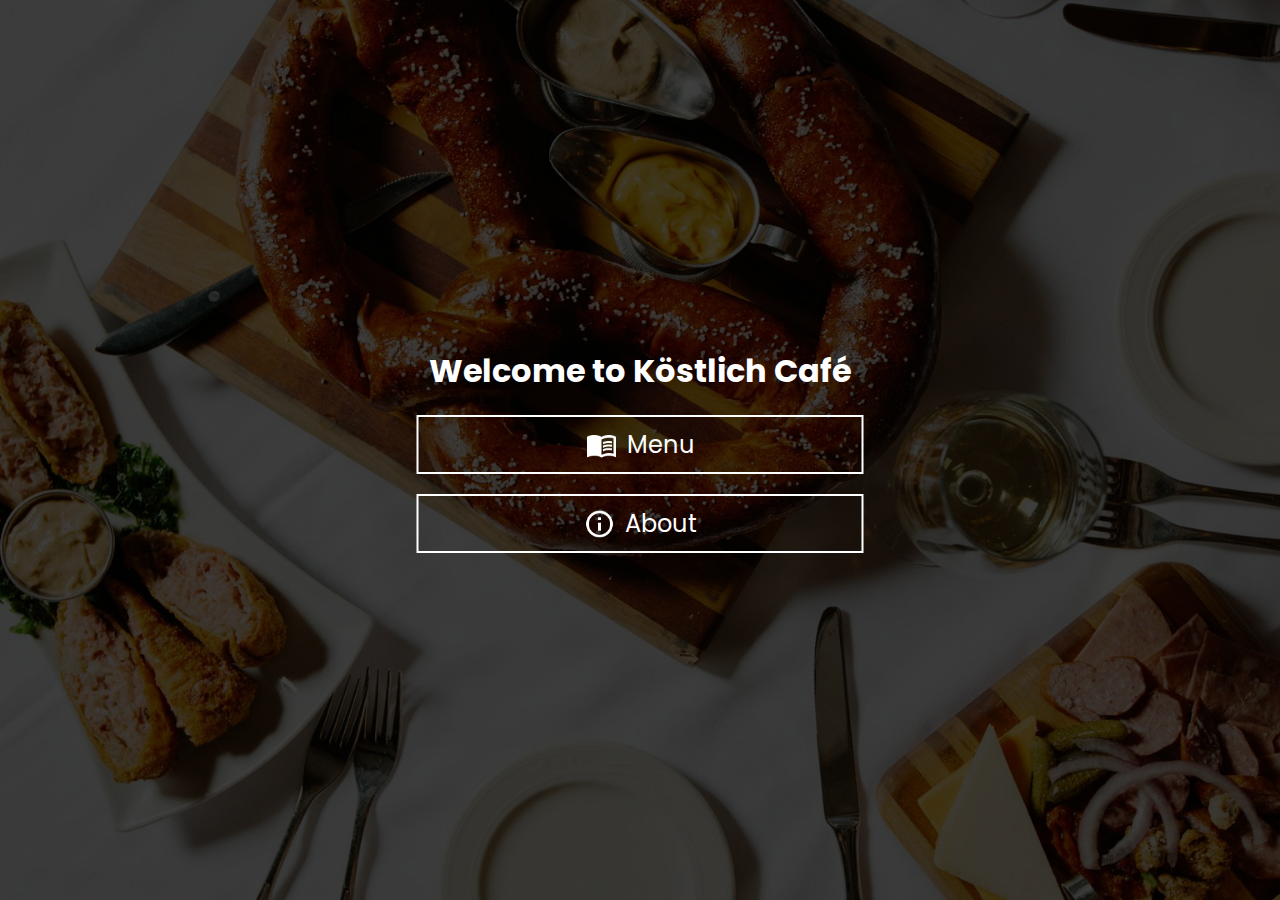
<file: index.html>
<!--Denisha Kyla Azzahra (123210130)-->
<!DOCTYPE html>
<html lang="en">
<head>
    <meta charset="UTF-8">
    <meta name="viewport" content="width=device-width, initial-scale=1.0">
    <link rel="shortcut icon" href="img/logo-black.ico" type="image/x-icon">
    <link rel="stylesheet" href="style.css">
    <title>Köstlich Café</title>
</head>
<body id="center">
    <div class="container">
        <h1>Welcome to Köstlich Café</h1>
        <a class="btn-nextpage" href="menu.html"><img class="btn-icon" src="img/menu.png">Menu</a>
        <a class="btn-nextpage" href="about.html"><img class="btn-icon" src="img/about.png">About</a>
        <script src="script.js"></script>
    </div>
</body>
</html>
</file>
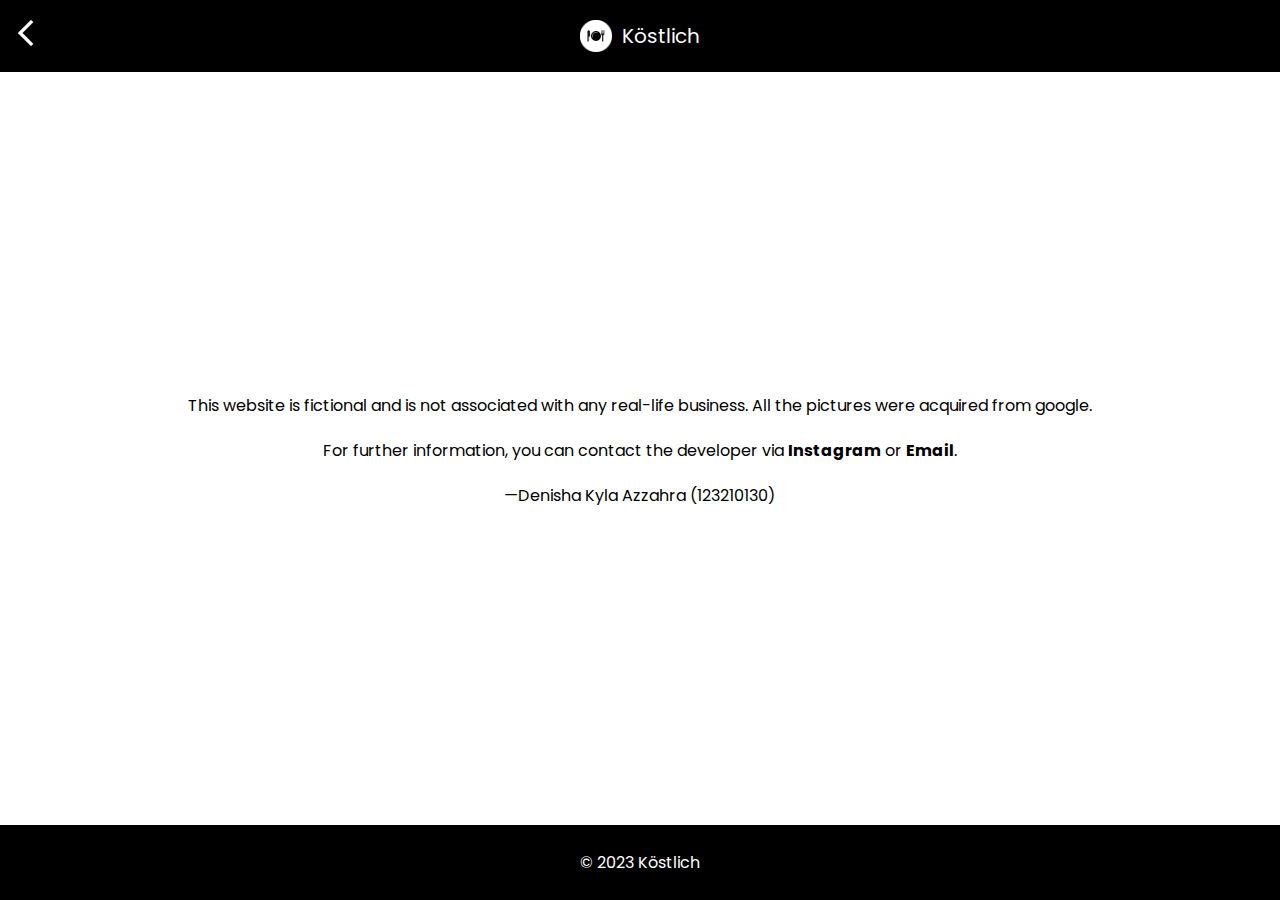
<file: about.html>
<!--Denisha Kyla Azzahra (123210130)-->
<!DOCTYPE html>
<html lang="en">
<head>
    <meta charset="UTF-8">
    <meta name="viewport" content="width=device-width, initial-scale=1.0">
    <link rel="shortcut icon" href="img/logo-black.ico" type="image/x-icon">
    <link rel="stylesheet" href="style.css">
    <title>About</title>
</head>
<body id="about">
    <header>
        <nav id="title-bar">
            <a href="index.html"><img class="btn-icon" src="img/back.png"></a>
            <div class="title-container">
                <img id="logo" src="img/logo-white.png">
                <span id="title">Köstlich</span>
            </div>
            <img class="btn-icon" src="img/circle.png">
        </nav>
    </header>
    <div class="container">
        <p>This website is fictional and is not associated with any real-life business. All the pictures were acquired from google.</p>
        <p>For further information, you can contact the developer via <a class="link" target="_blank" href="https://www.instagram.com/denishazzahra"><b>Instagram</b></a> or <a class="link" target="_blank" href="mailto:123210130@student.upnyk.ac.id"><b>Email</b></a>.</p>
        <p>—Denisha Kyla Azzahra (123210130)</p>
    </div>
    <footer class="fixed-btm">&copy; 2023 Köstlich</footer>
    <script src="script.js"></script>
</body>
</html>
</file>
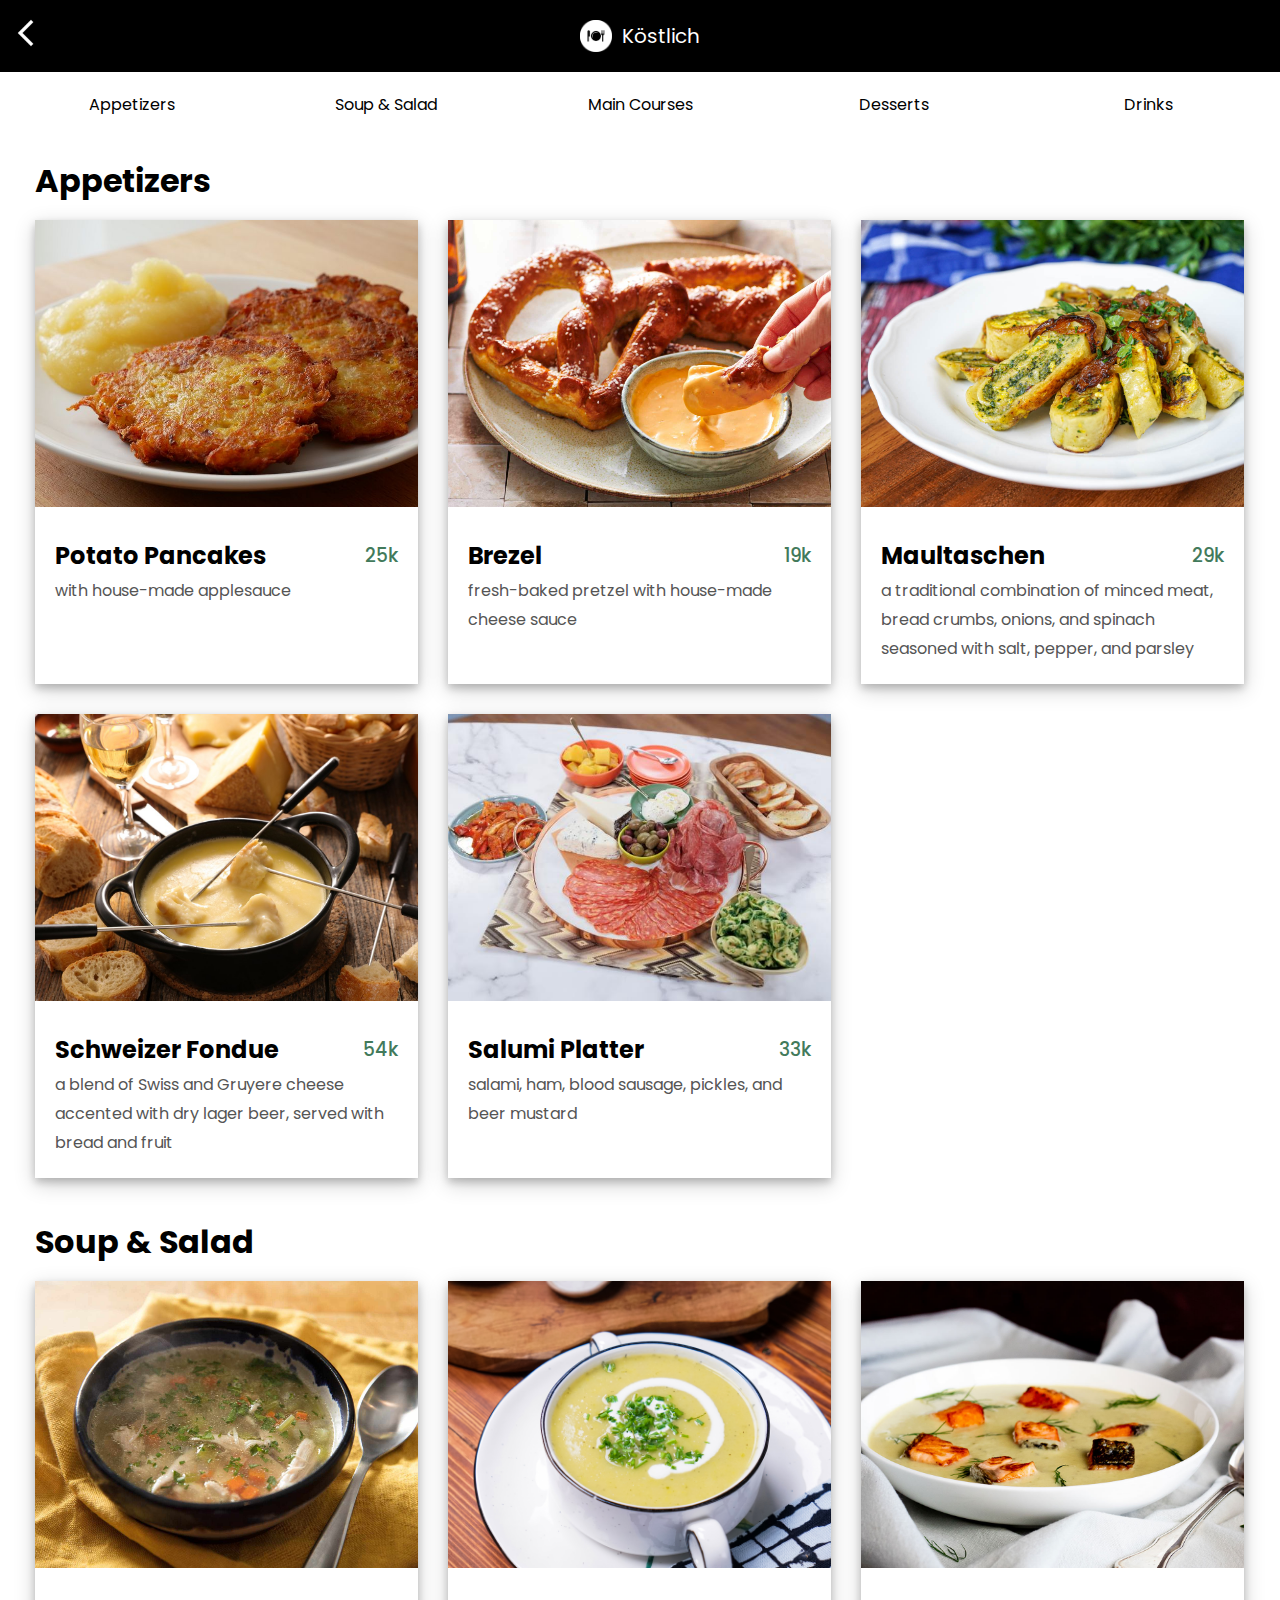
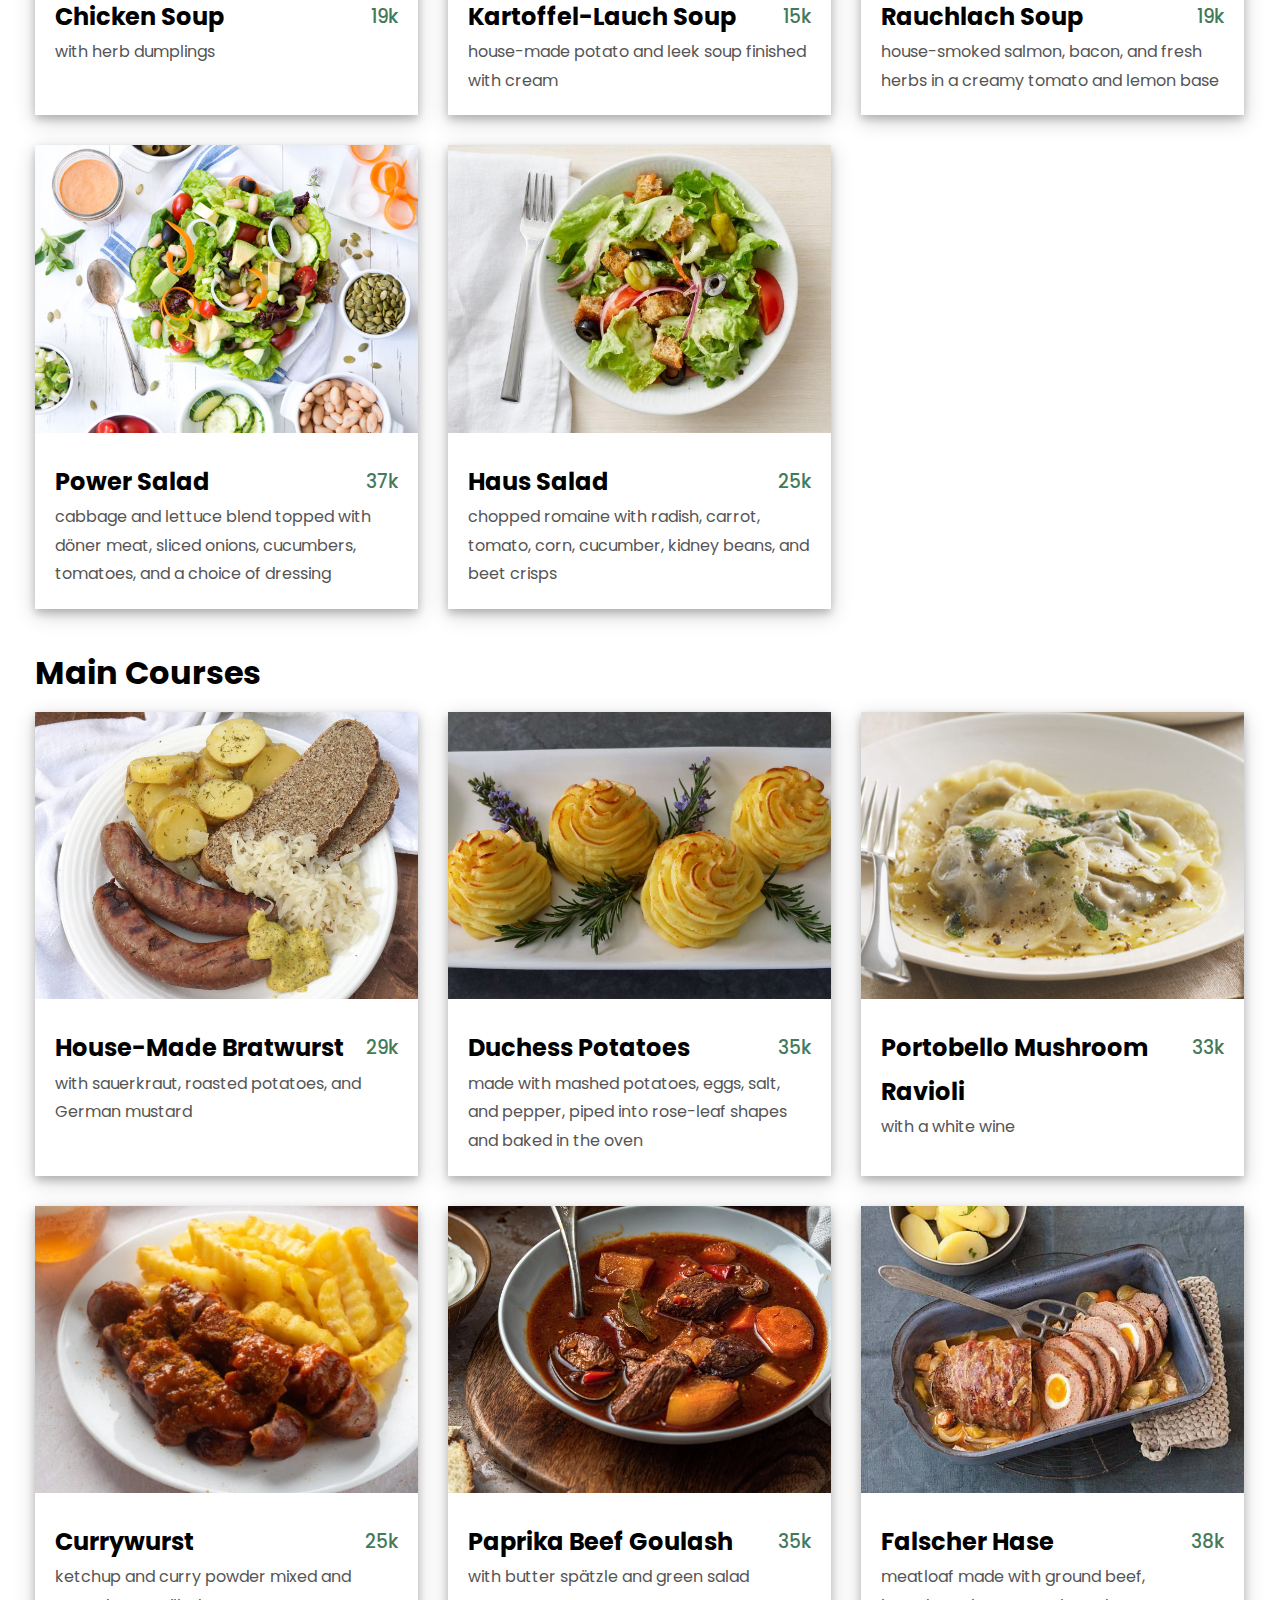
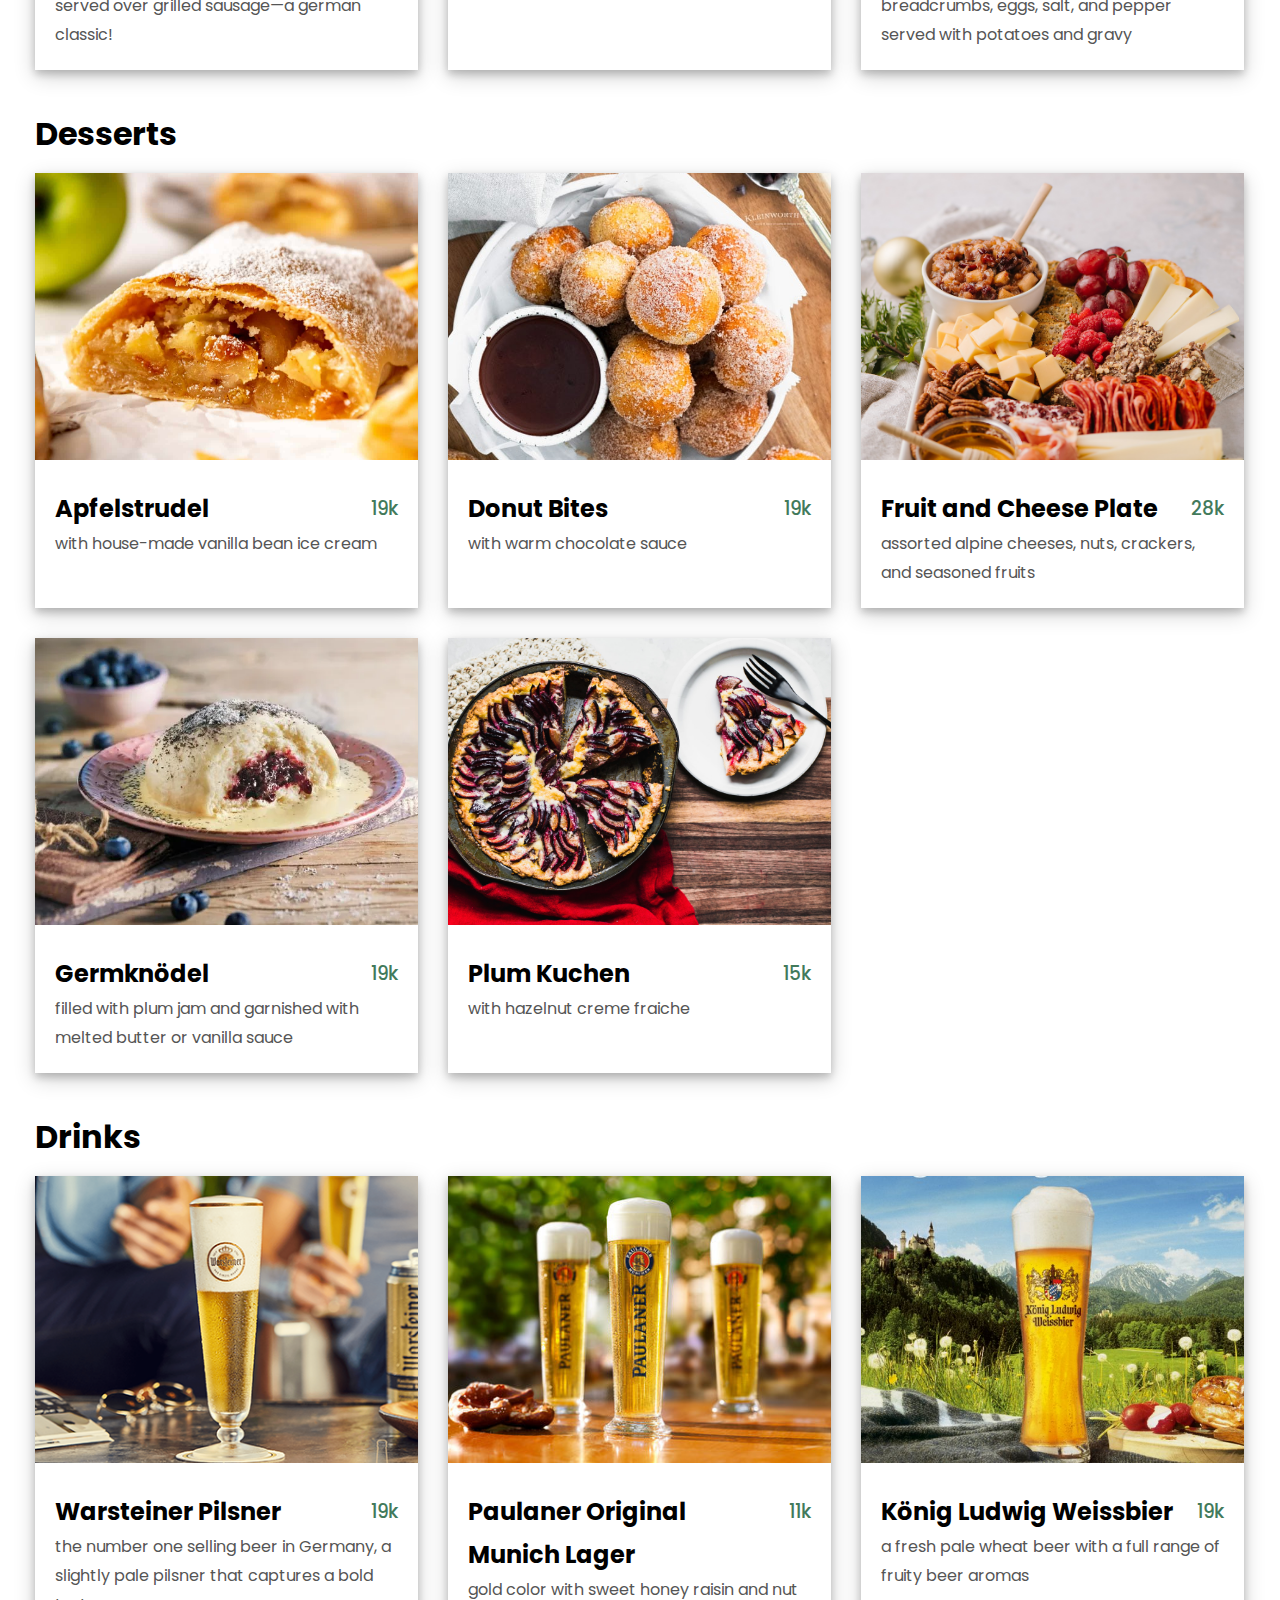
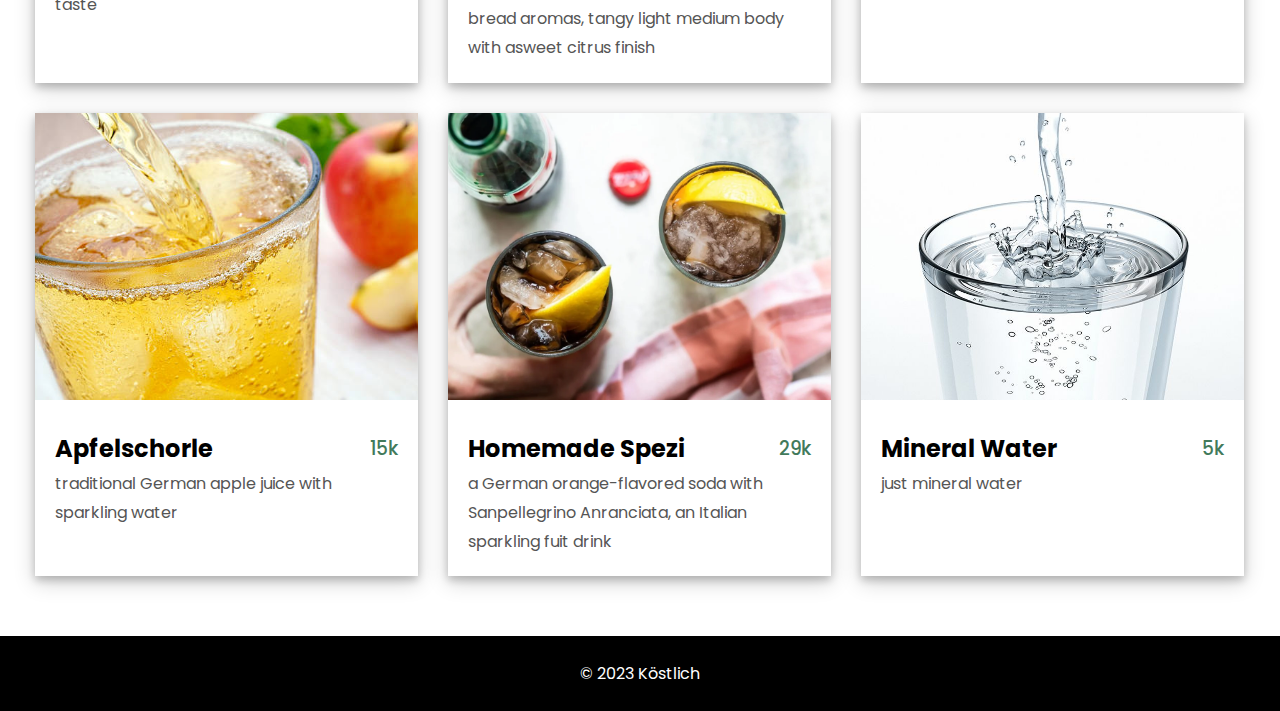
<file: menu.html>
<!--Denisha Kyla Azzahra (123210130)-->
<!DOCTYPE html>
<html lang="en">
<head>
    <meta charset="UTF-8">
    <meta name="viewport" content="width=device-width, initial-scale=1.0">
    <link rel="shortcut icon" href="img/logo-black.ico" type="image/x-icon">
    <link rel="stylesheet" href="style.css">
    <title>Menu</title>
</head>
<body>
    <header id="header">
        <div id="title-bar">
            <a href="index.html"><img class="btn-icon" src="img/back.png"></a>
            <div class="title-container">
                <img id="logo" src="img/logo-white.png">
                <span id="title">Köstlich</span>
            </div>
            <img class="btn-ignore" src="img/circle.png">
            <img src="img/hamburger_white.png" alt="" id="navbar-icon">
        </div>
        <nav id="navbar">
            <ul class="navbar-group-close" id="navbar-group">
                <li><a class="btn-navbar" href="#appetizers">Appetizers</a></li>
                <li><a class="btn-navbar" href="#soupsalad">Soup & Salad</a></li>
                <li><a class="btn-navbar" href="#maincourses">Main Courses</a></li>
                <li><a class="btn-navbar" href="#desserts">Desserts</a></li>
                <li><a class="btn-navbar" href="#drinks">Drinks</a></li>
            </ul>
        </nav>
    </header>
    <p id="check"></p>
    <div class="menu">
        <h1 id="appetizers">Appetizers</h1>
        <div class="menu-grid">
            <div class="menu-item">
                <img class="menu-pic" src="img/potato pancakes.jpg">
                <div class="menu-info">
                    <div>
                        <h2 class="menu-name">Potato Pancakes</h2>
                        <h3 class="menu-price">25k</h3>
                    </div>
                    <p class="menu-desc">with house-made applesauce</p>
                </div>
            </div>
            <div class="menu-item">
                <img class="menu-pic" src="img/brezel.jpeg">
                <div class="menu-info">
                    <div>
                        <h2 class="menu-name">Brezel</h2>
                        <h3 class="menu-price">19k</h3>
                    </div>
                    <p class="menu-desc">fresh-baked pretzel with house-made cheese sauce</p>
                </div>
            </div>
            <div class="menu-item">
                <img class="menu-pic" src="img/maultaschen.jpg">
                <div class="menu-info">
                    <div>
                        <h2 class="menu-name">Maultaschen</h2>
                        <h3 class="menu-price">29k</h3>
                    </div>
                    <p class="menu-desc">a traditional combination of minced meat, bread crumbs, onions, and spinach seasoned with salt, pepper, and parsley</p>
                </div>
            </div>
            <div class="menu-item">
                <img class="menu-pic" src="img/schweizer fondue.jpg">
                <div class="menu-info">
                    <div>
                        <h2 class="menu-name">Schweizer Fondue</h2>
                        <h3 class="menu-price">54k</h3>
                    </div>
                    <p class="menu-desc">a blend of Swiss and Gruyere cheese accented with dry lager beer, served with bread and fruit</p>
                </div>
            </div>
            <div class="menu-item">
                <img class="menu-pic" src="img/salumi platter.jpeg">
                <div class="menu-info">
                    <div>
                        <h2 class="menu-name">Salumi Platter</h2>
                        <h3 class="menu-price">33k</h3>
                    </div>
                    <p class="menu-desc">salami, ham, blood sausage, pickles, and beer mustard</p>
                </div>
            </div>
        </div><br>
        <h1 id="soupsalad">Soup & Salad</h1>
        <div class="menu-grid">
            <div class="menu-item">
                <img class="menu-pic" src="img/chicken soup.jpg">
                <div class="menu-info">
                    <div>
                        <h2 class="menu-name">Chicken Soup</h2>
                        <h3 class="menu-price">19k</h3>
                    </div>
                    <p class="menu-desc">with herb dumplings</p>
                </div>
            </div>
            <div class="menu-item">
                <img class="menu-pic" src="img/kartoffel-lauch soup.jpg">
                <div class="menu-info">
                    <div>
                        <h2 class="menu-name">Kartoffel-Lauch Soup</h2>
                        <h3 class="menu-price">15k</h3>
                    </div>
                    <p class="menu-desc">house-made potato and leek soup finished with cream</p>
                </div>
            </div>
            <div class="menu-item">
                <img class="menu-pic" src="img/rauchlach soup.jpg">
                <div class="menu-info">
                    <div>
                        <h2 class="menu-name">Rauchlach Soup</h2>
                        <h3 class="menu-price">19k</h3>
                    </div>
                    <p class="menu-desc">house-smoked salmon, bacon, and fresh herbs in a creamy tomato and lemon base</p>
                </div>
            </div>
            <div class="menu-item">
                <img class="menu-pic" src="img/power salad.jpg">
                <div class="menu-info">
                    <div>
                        <h2 class="menu-name">Power Salad</h2>
                        <h3 class="menu-price">37k</h3>
                    </div>
                    <p class="menu-desc">cabbage and lettuce blend topped with döner meat, sliced onions, cucumbers, tomatoes, and a choice of dressing</p>
                </div>
            </div>
            <div class="menu-item">
                <img class="menu-pic" src="img/haus salad.jpeg">
                <div class="menu-info">
                    <div>
                        <h2 class="menu-name">Haus Salad</h2>
                        <h3 class="menu-price">25k</h3>
                    </div>
                    <p class="menu-desc">chopped romaine with radish, carrot, tomato, corn, cucumber, kidney beans, and beet crisps</p>
                </div>
            </div>
        </div><br>
        <h1 id="maincourses">Main Courses</h1>
        <div class="menu-grid">
            <div class="menu-item">
                <img class="menu-pic" src="img/home-made bratwurst.jpg">
                <div class="menu-info">
                    <div>
                        <h2 class="menu-name">House-Made Bratwurst</h2>
                        <h3 class="menu-price">29k</h3>
                    </div>
                    <p class="menu-desc">with sauerkraut, roasted potatoes, and German mustard</p>
                </div>
            </div>
            <div class="menu-item">
                <img class="menu-pic" src="img/duchess potatoes.jpg">
                <div class="menu-info">
                    <div>
                        <h2 class="menu-name">Duchess Potatoes</h2>
                        <h3 class="menu-price">35k</h3>
                    </div>
                    <p class="menu-desc">made with mashed potatoes, eggs, salt, and pepper, piped into rose-leaf shapes and baked in the oven</p>
                </div>
            </div>
            <div class="menu-item">
                <img class="menu-pic" src="img/portobello mushroom ravioli.webp">
                <div class="menu-info">
                    <div>
                        <h2 class="menu-name">Portobello Mushroom Ravioli</h2>
                        <h3 class="menu-price">33k</h3>
                    </div>
                    <p class="menu-desc">with a white wine </p>
                </div>
            </div>
            <div class="menu-item">
                <img class="menu-pic" src="img/currywurst.webp">
                <div class="menu-info">
                    <div>
                        <h2 class="menu-name">Currywurst</h2>
                        <h3 class="menu-price">25k</h3>
                    </div>
                    <p class="menu-desc">ketchup and curry powder mixed and served over grilled sausage—a german classic!</p>
                </div>
            </div>
            <div class="menu-item">
                <img class="menu-pic" src="img/paprika beef goulash.webp">
                <div class="menu-info">
                    <div>
                        <h2 class="menu-name">Paprika Beef Goulash</h2>
                        <h3 class="menu-price">35k</h3>
                    </div>
                    <p class="menu-desc">with butter spätzle and green salad</p>
                </div>
            </div>
            <div class="menu-item">
                <img class="menu-pic" src="img/falscher hase.jpg">
                <div class="menu-info">
                    <div>
                        <h2 class="menu-name">Falscher Hase</h2>
                        <h3 class="menu-price">38k</h3>
                    </div>
                    <p class="menu-desc">meatloaf made with ground beef, breadcrumbs, eggs, salt, and pepper served with potatoes and gravy</p>
                </div>
            </div>
        </div><br>
        <h1 id="desserts">Desserts</h1>
        <div class="menu-grid">
            <div class="menu-item">
                <img class="menu-pic" src="img/apfelstrudel.jpg">
                <div class="menu-info">
                    <div>
                        <h2 class="menu-name">Apfelstrudel</h2>
                        <h3 class="menu-price">19k</h3>
                    </div>
                    <p class="menu-desc">with house-made vanilla bean ice cream</p>
                </div>
            </div>
            <div class="menu-item">
                <img class="menu-pic" src="img/donut bites.jpg">
                <div class="menu-info">
                    <div>
                        <h2 class="menu-name">Donut Bites</h2>
                        <h3 class="menu-price">19k</h3>
                    </div>
                    <p class="menu-desc">with warm chocolate sauce</p>
                </div>
            </div>
            <div class="menu-item">
                <img class="menu-pic" src="img/fruit and cheese plate.jpg">
                <div class="menu-info">
                    <div>
                        <h2 class="menu-name">Fruit and Cheese Plate</h2>
                        <h3 class="menu-price">28k</h3>
                    </div>
                    <p class="menu-desc">assorted alpine cheeses, nuts, crackers, and seasoned fruits</p>
                </div>
            </div>
            <div class="menu-item">
                <img class="menu-pic" src="img/germknodel.webp">
                <div class="menu-info">
                    <div>
                        <h2 class="menu-name">Germknödel</h2>
                        <h3 class="menu-price">19k</h3>
                    </div>
                    <p class="menu-desc">filled with plum jam and garnished with melted butter or vanilla sauce</p>
                </div>
            </div>
            <div class="menu-item">
                <img class="menu-pic" src="img/plum kuchen.jpg">
                <div class="menu-info">
                    <div>
                        <h2 class="menu-name">Plum Kuchen</h2>
                        <h3 class="menu-price">15k</h3>
                    </div>
                    <p class="menu-desc">with hazelnut creme fraiche</p>
                </div>
            </div>
        </div><br>
        <h1 id="drinks">Drinks</h1>
        <div class="menu-grid">
            <div class="menu-item">
                <img class="menu-pic" src="img/warsteiner pilsner.png">
                <div class="menu-info">
                    <div>
                        <h2 class="menu-name">Warsteiner Pilsner</h2>
                        <h3 class="menu-price">19k</h3>
                    </div>
                    <p class="menu-desc">the number one selling beer in Germany, a slightly pale pilsner that captures a bold taste</p>
                </div>
            </div>
            <div class="menu-item">
                <img class="menu-pic" src="img/paulaner original munich lager.jpg">
                <div class="menu-info">
                    <div>
                        <h2 class="menu-name">Paulaner Original Munich Lager</h2>
                        <h3 class="menu-price">11k</h3>
                    </div>
                    <p class="menu-desc">gold color with sweet honey raisin and nut bread aromas, tangy light medium body with asweet citrus finish</p>
                </div>
            </div>
            <div class="menu-item">
                <img class="menu-pic" src="img/konig ludwig weissbier.jpg">
                <div class="menu-info">
                    <div>
                        <h2 class="menu-name">König Ludwig Weissbier</h2>
                        <h3 class="menu-price">19k</h3>
                    </div>
                    <p class="menu-desc">a fresh pale wheat beer with a full range of fruity beer aromas</p>
                </div>
            </div>
            <div class="menu-item">
                <img class="menu-pic" src="img/apfelschorle.jpg">
                <div class="menu-info">
                    <div>
                        <h2 class="menu-name">Apfelschorle</h2>
                        <h3 class="menu-price">15k</h3>
                    </div>
                    <p class="menu-desc">traditional German apple juice with sparkling water</p>
                </div>
            </div>
            <div class="menu-item">
                <img class="menu-pic" src="img/homemade spezi.webp">
                <div class="menu-info">
                    <div>
                        <h2 class="menu-name">Homemade Spezi</h2>
                        <h3 class="menu-price">29k</h3>
                    </div>
                    <p class="menu-desc">a German orange-flavored soda with Sanpellegrino Anranciata, an Italian sparkling fuit drink</p>
                </div>
            </div>
            <div class="menu-item">
                <img class="menu-pic" src="img/mineral water.jpg">
                <div class="menu-info">
                    <div>
                        <h2 class="menu-name">Mineral Water</h2>
                        <h3 class="menu-price">5k</h3>
                    </div>
                    <p class="menu-desc">just mineral water</p>
                </div>
            </div>
        </div>
    </div><br>
    <footer>&copy; 2023 Köstlich</footer>
    <script src="script.js"></script>
</body>
</html>
</file>
<file: style.css>
/*Denisha Kyla Azzahra (123210130)*/
@import url('https://fonts.googleapis.com/css2?family=Poppins:wght@100;200;300;400;500;600;700;800;900&family=Roboto+Condensed:wght@300;400;700&display=swap');

html{
    scroll-behavior: smooth;
}
*{
    padding:0;
    margin:0;
    font-family:'Poppins', sans-serif;
}
body{
    background-color: white;
}
#center{
    color:white;
    background-image: url('img/background-darken.png');
    background-size: cover;
    margin: 0;
    min-height: 100%;
    background-repeat: no-repeat;
    background-attachment: fixed;
    background-position: center;
    background-color:#0A0908;
}
.container{
    display:flex;
    flex-direction: column;
    align-items: center;
    justify-content: center;
    text-align: center;
    row-gap: 20px;
    position:absolute;
    left:50%;
    top:50%;
    transform:translate(-50%,-50%);
}
.btn-nextpage:hover{
    transform:scale(1.02);
}
#about .container{
    width:90%;
}
.btn-icon, .btn-ignore{
    width:32px;
}
a.btn-nextpage{
    font-size: 24px;
    display: flex;
    align-items: center;
    justify-content: center;
    column-gap: 10px;
    width:100%;
    background-color:transparent;
    padding:10px;
    border: white 2px solid;
    text-decoration: none;
    color:white;
}
#title{
    font-size: 20px;
}
#title-bar{
    background-color: black;
    color:white;
    display:flex;
    align-items: center;
    justify-content:space-between;
    padding:10px;
}
.title-container{
    display: flex;
    align-items: center;
    column-gap: 10px;
    padding:10px;
}
#navbar{
    z-index:2;
    background-color: white;
    margin:0;
    display: flex;
    text-align: center;
    padding: 0 10px;
    font-size: 16px;
    align-items: center;
    column-gap: 10px;
    justify-content: space-between;
}
.sticky {
    position: fixed;
    top: 0;
    width: 100%;
}
#logo{
    height:24pt;
}
#navbar-icon {
    display: none;
}  
nav ul{
    width:100%;
    list-style-type: none;
    margin: 0;
    display: flex;
    justify-content: center;
    align-items: center;
    column-gap: 10px;
}
ul li{
    width:100%;
    margin:0;
}
.btn-navbar{
    color: black;
    text-decoration: none;
    display: block;
    text-align: center;
    padding: 20px;
}
  
.btn-navbar:hover{
    background-color: black;
    color: white;
}
.link{
    text-decoration: none;
    color:black;
}
footer{
    display:flex;
    background-color: black;
    color:white;
    height:75px;
    justify-content: center;
    align-items: center;
}
footer.fixed-btm{
    position:fixed;
    bottom:0;
    width:100%;
}
div.menu{
    margin:10px;
    padding:10px;
}
.menu h1{
    margin-left:15px;
}
.menu .menu-grid{
    display: grid;
    grid-template-columns:33.3% 33.3% 33.3%;
}
.menu-grid .menu-item{
    display:block;
    margin:15px;
    box-shadow: 0 4px 8px 0 rgba(0, 0, 0, 0.2), 0 6px 20px 0 rgba(0, 0, 0, 0.19);
}
.menu-item:hover{
    transform:scale(1.02);
    position:relative;
    z-index: 0;
}
.menu-pic{
    width:100%;
    aspect-ratio:4/3;
    object-fit: cover;
}
.menu-info{
    margin:20px;
    line-height:1.8;
}
.menu-info div{
    display:flex;
    column-gap: 10px;
    justify-content: space-between;

}
.menu-desc{
    color:#555555;
}
.menu-price{
    margin-top:5px;
    color:#427A5B;
    font-weight:500;
    bottom:0%;
}
@media only screen and (max-width: 768px) {
    #header{
        position:fixed;
        top:0;
        width:100%;
        z-index:2;
    }
	#title{
        font-size: 20px;
    }
    
    .header-text{
        font-size: 10px;
    }
    a.btn-nextpage{
        font-size: 20px;
    }
    .btn-icon{
        width: 20px;
    }
    .btn-ignore{
        display:none!important;
    }
    footer{
        font-size: 20px;
    }
    nav ul{
        display: flex;
        flex-direction: column;
        align-items: center;
    }
    nav ul li a{
        font-size: 14px;
    }
    #title-bar{
        justify-content: space-between;
    }
    #navbar-icon {
        height:20px;
        display: block;
        margin: 10px;
        padding:5px;
        border:white 1.5px solid;
        border-radius:10px;
    }
      
    .navbar-group-close {
        display: none!important;
    }
    .menu .menu-grid{
        display: flex;
        flex-direction: column;
    }
    .menu-grid .menu-item{
        display:block;
        margin:15px;
        box-shadow: 0 4px 8px 0 rgba(0, 0, 0, 0.2), 0 6px 20px 0 rgba(0, 0, 0, 0.19);
    }
    .menu-item:hover{
        transform:none;
        position:relative;
        z-index:0;
    }
    .menu-pic{
        width:100%;
        aspect-ratio:4/3;
        object-fit: cover;
    }
    .menu-info{
        margin:20px;
        line-height:1.8;
    }
    .menu-price{
        margin-top:2px;
    }
    .menu-info div{
        display:flex;
        column-gap: 10px;
        justify-content: space-between;
    
    }
    h1{
        font-size:24px!important;
    }
    h2{
        font-size:20px!important;
    }
    h3{
        font-size:18px!important;
    }
    p, footer{
        font-size:14px!important;
    }
}
@media only screen and (min-width: 769px) and (max-width: 1023px) {
    .menu .menu-grid{
        display: grid;
        grid-template-columns:50% 50%;
    }
}
</file>
